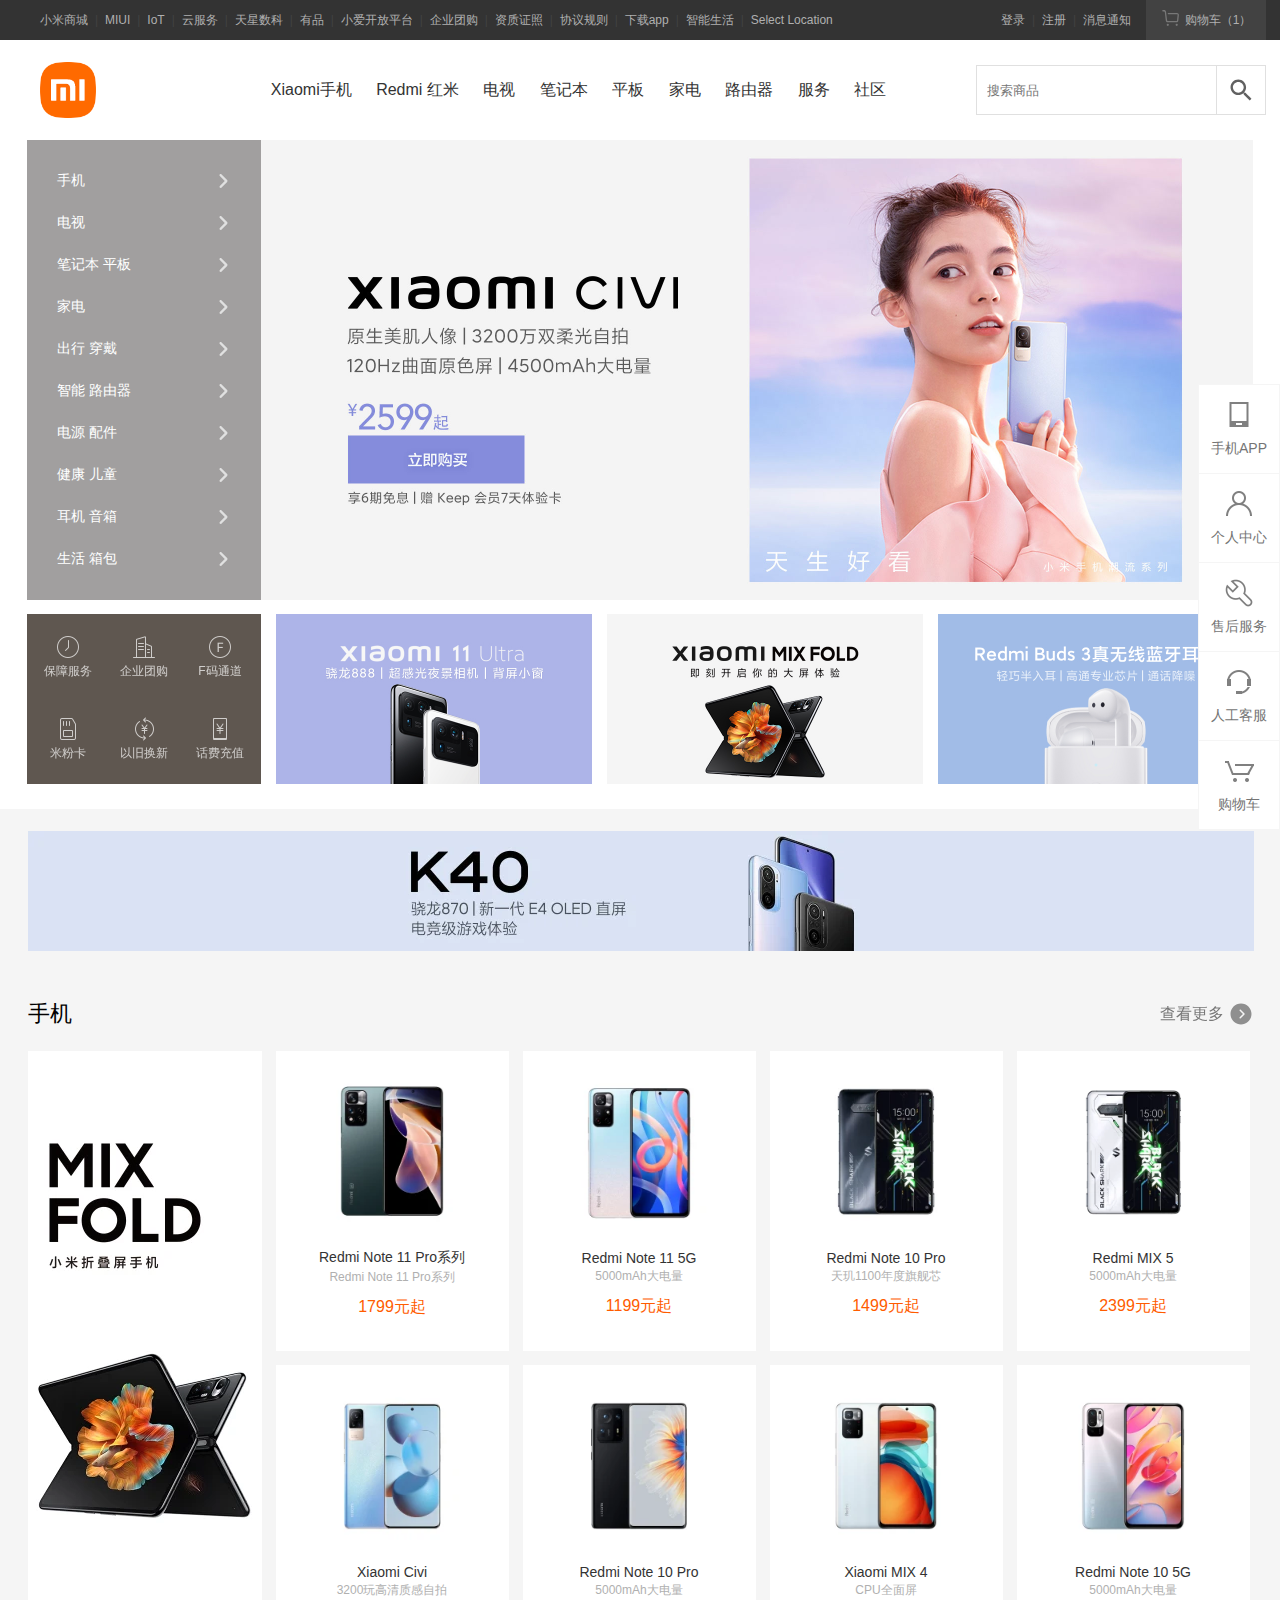
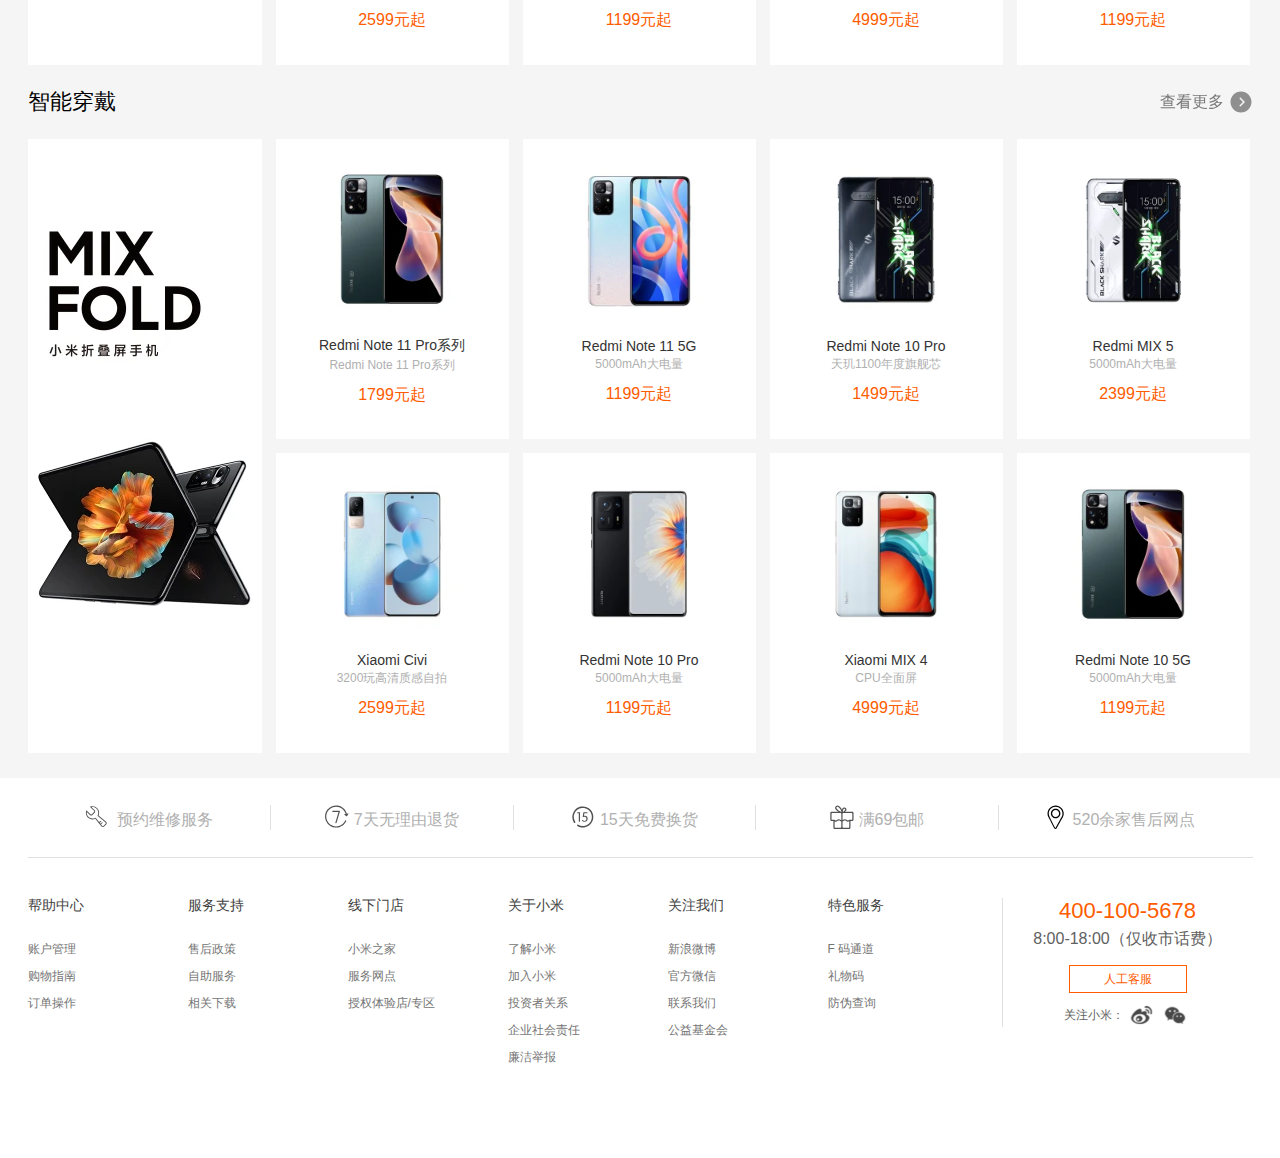
<file: index.html>
<!DOCTYPE html>
<html lang="zh">

<head>
  <meta charset="UTF-8" />
  <meta http-equiv="X-UA-Compatible" content="IE=edge" />
  <meta name="viewport" content="width=device-width, initial-scale=1.0" />
  <link rel="stylesheet" href="./assets/css/reset.css" />
  <link rel="stylesheet" href="./assets/css/main.css" />
  <link rel="stylesheet" href="./assets/css/header.css" />
  <link rel="stylesheet" href="./assets/css/footer.css">
  <title>小米商城 - Xiaomi 11 Ultra、Redmi K40 Pro、MIX FOLD，小米电视官方网站</title>
  <link rel="icon" href="./assets/img/favicon.ico" type="image/x-icon" />
</head>

<body>
  <header>
    <!-- 顶部黑色导航 -->
    <div class="site-topbar">
      <div class="site-topbar-content">
        <div>
          <a href="javascript:(0)">小米商城</a> <span class="sep">|</span>
          <a href="javascript:(0)">MIUI</a> <span class="sep">|</span>
          <a href="javascript:(0)">IoT</a> <span class="sep">|</span>
          <a href="javascript:(0)">云服务</a> <span class="sep">|</span>
          <a href="javascript:(0)">天星数科</a> <span class="sep">|</span>
          <a href="javascript:(0)">有品</a> <span class="sep">|</span>
          <a href="javascript:(0)">小爱开放平台</a> <span class="sep">|</span>
          <a href="javascript:(0)">企业团购</a> <span class="sep">|</span>
          <a href="javascript:(0)">资质证照</a> <span class="sep">|</span>
          <a href="javascript:(0)">协议规则</a> <span class="sep">|</span>
          <a href="javascript:(0)">下载app</a> <span class="sep">|</span>
          <a href="javascript:(0)">智能生活</a> <span class="sep">|</span>
          <a href="javascript:(0)">Select Location</a>
        </div>
        <div>
          <a href="./login/login.html">登录</a> <span class="sep">|</span>
          <a href="./login/login.html">注册</a> <span class="sep">|</span>
          <a href="javascript:(0)">消息通知</a>
          <div class="cart-wrap">
            <a href="./cart/cart.html"> <img src="./assets/img/cart.svg" />购物车（1）</a>
          </div>
        </div>
      </div>
    </div>
    <div class="site-header">
      <div class="site-header-content">
        <img class="logo" src="./assets/img/logo.png" />
        <div class="nav-list">
          <a data-index="1" href="javascript:(0)">Xiaomi手机</a>
          <a data-index="2" href="javascript:(0)">Redmi 红米</a>
          <a data-index="3" href="javascript:(0)">电视</a>
          <a data-index="4" href="javascript:(0)">笔记本</a>
          <a data-index="5" href="javascript:(0)">平板</a>
          <a data-index="6" href="javascript:(0)">家电</a>
          <a data-index="7" href="javascript:(0)">路由器</a>
          <a data-index="8" href="javascript:(0)">服务</a>
          <a data-index="9" href="javascript:(0)">社区</a>
        </div>
        <div class="search-wrap">
          <input type="text" placeholder="搜索商品" />
          <div class="btn">
            <img src="./assets/img/search.svg" />
          </div>
        </div>
      </div>
    </div>
  </header>

  <!-- 首屏内容 -->
  <main>
    <div class="banner-wrap">
      <div class="category-wrap">
        <div class="item">手机 <img src="./assets/img/right.svg" /></div>
        <div class="item">电视 <img src="./assets/img/right.svg" /></div>
        <div class="item">笔记本 平板 <img src="./assets/img/right.svg" /></div>
        <div class="item">家电 <img src="./assets/img/right.svg" /></div>
        <div class="item">出行 穿戴 <img src="./assets/img/right.svg" /></div>
        <div class="item">智能 路由器 <img src="./assets/img/right.svg" /></div>
        <div class="item">电源 配件 <img src="./assets/img/right.svg" /></div>
        <div class="item">健康 儿童 <img src="./assets/img/right.svg" /></div>
        <div class="item">耳机 音箱<img src="./assets/img/right.svg" /></div>
        <div class="item">生活 箱包<img src="./assets/img/right.svg" /></div>
      </div>
      <div class="carousel-wrap">
        <img class="carousel" src="./assets/img/banner3.jpg" />
        <img class="carousel" src="./assets/img/banner2.jpg" />
        <img class="carousel" src="./assets/img/banner1.jpg" />
      </div>

      <div class="hero-sub">
        <div class="channel-wrap">
          <ul class="channel-list">
            <li>
              <a href="javascript:(0)"><img src="./assets/img/channel-1.png" />保障服务</a>
            </li>
            <li>
              <a href="javascript:(0)"><img src="./assets/img/channel-2.png" />企业团购</a>
            </li>
            <li>
              <a href="javascript:(0)"><img src="./assets/img/channel-3.png" />F码通道</a>
            </li>
            <li>
              <a href="javascript:(0)"><img src="./assets/img/channel-4.png" />米粉卡</a>
            </li>
            <li>
              <a href="javascript:(0)"><img src="./assets/img/channel-5.png" />以旧换新</a>
            </li>
            <li>
              <a href="javascript:(0)"><img src="./assets/img/channel-6.png" />话费充值</a>
            </li>
          </ul>
        </div>
        <img src="./assets/img/promo1.jpg" />
        <img src="./assets/img/promo2.jpg" />
        <img src="./assets/img/promo3.jpg" />
      </div>
    </div>
  </main>

  <!-- 内容分区 -->
  <div class="main-content-wrap">
    <div class="main-content">
      <img class="banner" src="./assets/img/banner4.jpg" />
      <!-- 手机展示列表 -->
      <h3>
        手机
        <div>查看更多 <img src="./assets/img/right-fill.svg" /></div>
      </h3>
      <div class="content-box">
        <img src="./assets/img/phone/0.webp" class="vertical-poster"></img>
        <ul class="brick-list">
          <li class="brick-item">
            <img src="./assets/img/phone/1.webp">
            <h3 class="title">Redmi Note 11 Pro系列</h3>
            <p class="desc">Redmi Note 11 Pro系列</p>
            <p class="price">1799元起</p>
          </li>
          <li class="brick-item">
            <img src="./assets/img/phone/2.webp">
            <h3 class="title">Redmi Note 11 5G</h3>
            <p class="desc">5000mAh大电量</p>
            <p class="price">1199元起</p>
          </li>
          <li class="brick-item">
            <img src="./assets/img/phone/3.webp">
            <h3 class="title">Redmi Note 10 Pro</h3>
            <p class="desc">天玑1100年度旗舰芯</p>
            <p class="price">1499元起</p>
          </li>
          <li class="brick-item">
            <img src="./assets/img/phone/4.webp">
            <h3 class="title">Redmi MIX 5</h3>
            <p class="desc">5000mAh大电量</p>
            <p class="price">2399元起</p>
          </li>
          <li class="brick-item">
            <img src="./assets/img/phone/5.webp">
            <h3 class="title">Xiaomi Civi</h3>
            <p class="desc">3200玩高清质感自拍</p>
            <p class="price">2599元起</p>
          </li>
          <li class="brick-item">
            <img src="./assets/img/phone/6.webp">
            <h3 class="title">Redmi Note 10 Pro</h3>
            <p class="desc">5000mAh大电量</p>
            <p class="price">1199元起</p>
          </li>
          <li class="brick-item">
            <img src="./assets/img/phone/7.webp">
            <h3 class="title">Xiaomi MIX 4</h3>
            <p class="desc">CPU全面屏</p>
            <p class="price">4999元起</p>
          </li>
          <li class="brick-item">
            <img src="./assets/img/phone/8.webp">
            <h3 class="title">Redmi Note 10 5G</h3>
            <p class="desc">5000mAh大电量</p>
            <p class="price">1199元起</p>
          </li>
        </ul>
      </div>


      <!-- 智能穿戴分区 -->
      <h3>
        智能穿戴
        <div>查看更多 <img src="./assets/img/right-fill.svg" /></div>
      </h3>
      <div class="content-box">
        <img src="./assets/img/phone/0.webp" class="vertical-poster"></img>
        <ul class="brick-list">
          <li class="brick-item">
            <img src="./assets/img/phone/1.webp">
            <h3 class="title">Redmi Note 11 Pro系列</h3>
            <p class="desc">Redmi Note 11 Pro系列</p>
            <p class="price">1799元起</p>
          </li>
          <li class="brick-item">
            <img src="./assets/img/phone/2.webp">
            <h3 class="title">Redmi Note 11 5G</h3>
            <p class="desc">5000mAh大电量</p>
            <p class="price">1199元起</p>
          </li>
          <li class="brick-item">
            <img src="./assets/img/phone/3.webp">
            <h3 class="title">Redmi Note 10 Pro</h3>
            <p class="desc">天玑1100年度旗舰芯</p>
            <p class="price">1499元起</p>
          </li>
          <li class="brick-item">
            <img src="./assets/img/phone/4.webp">
            <h3 class="title">Redmi MIX 5</h3>
            <p class="desc">5000mAh大电量</p>
            <p class="price">2399元起</p>
          </li>
          <li class="brick-item">
            <img src="./assets/img/phone/5.webp">
            <h3 class="title">Xiaomi Civi</h3>
            <p class="desc">3200玩高清质感自拍</p>
            <p class="price">2599元起</p>
          </li>
          <li class="brick-item">
            <img src="./assets/img/phone/6.webp">
            <h3 class="title">Redmi Note 10 Pro</h3>
            <p class="desc">5000mAh大电量</p>
            <p class="price">1199元起</p>
          </li>
          <li class="brick-item">
            <img src="./assets/img/phone/7.webp">
            <h3 class="title">Xiaomi MIX 4</h3>
            <p class="desc">CPU全面屏</p>
            <p class="price">4999元起</p>
          </li>
          <li class="brick-item">
            <img src="./assets/img/phone/1.webp">
            <h3 class="title">Redmi Note 10 5G</h3>
            <p class="desc">5000mAh大电量</p>
            <p class="price">1199元起</p>
          </li>
        </ul>
      </div>
    </div>
  </div>

  <!-- 页脚信息 -->
  <footer>
    <div class="footer-wrap">
      <div class="footer-service">
        <ul class="list-service clearfix">
          <li><a href="javascript:(0)"><img src="./assets/img/footer1.svg"> 预约维修服务</a></li>
          <li><a href="javascript:(0)"><img src="./assets/img/footer2.svg">7天无理由退货</a></li>
          <li><a href="javascript:(0)"><img src="./assets/img/footer3.svg">15天免费换货</a></li>
          <li><a href="javascript:(0)"><img src="./assets/img/footer4.svg">满69包邮</a></li>
          <li><a href="javascript:(0)"><img src="./assets/img/footer5.svg">520余家售后网点</a></li>
        </ul>
      </div>
      <div class="footer-links clearfix">
        <dl class="col-links col-links-first">
          <dt>帮助中心</dt>
          <dd><a href="javascript:void(0);">账户管理</a></dd>
          <dd><a href="javascript:void(0);">购物指南</a></dd>
          <dd><a href="javascript:void(0);">订单操作</a></dd>
        </dl>
        <dl class="col-links ">
          <dt>服务支持</dt>
          <dd><a href="javascript:void(0);">售后政策</a></dd>
          <dd><a href="javascript:void(0);">自助服务</a></dd>
          <dd><a href="javascript:void(0);">相关下载</a></dd>
        </dl>
        <dl class="col-links ">
          <dt>线下门店</dt>
          <dd><a href="javascript:void(0);">小米之家</a></dd>
          <dd><a href="javascript:void(0);">服务网点</a></dd>
          <dd><a href="javascript:void(0);">授权体验店/专区</a></dd>
        </dl>
        <dl class="col-links ">
          <dt>关于小米</dt>
          <dd><a href="javascript:void(0);">了解小米</a></dd>
          <dd><a href="javascript:void(0);">加入小米</a></dd>
          <dd><a href="javascript:void(0);">投资者关系</a></dd>
          <dd><a href="javascript:void(0);">企业社会责任</a></dd>
          <dd><a href="javascript:void(0);">廉洁举报</a></dd>
        </dl>
        <dl class="col-links ">
          <dt>关注我们</dt>
          <dd><a href="javascript:void(0);">新浪微博</a></dd>
          <dd><a href="javascript:void(0);">官方微信</a></dd>
          <dd><a href="javascript:void(0);">联系我们</a></dd>
          <dd><a href="javascript:void(0);">公益基金会</a></dd>
        </dl>
        <dl class="col-links ">
          <dt>特色服务</dt>
          <dd><a href="javascript:void(0);">F 码通道</a></dd>
          <dd><a href="javascript:void(0);">礼物码</a></dd>
          <dd><a href="javascript:void(0);">防伪查询</a></dd>
        </dl>
        <div class="col-contact">
          <p class="phone">400-100-5678</p>
          <p>8:00-18:00（仅收市话费）</p>
          <button class="btn-line-primary"> 人工客服 </button>
          <div class="follow">
            关注小米：
            <img src="./assets/img/wb.png">
            <img src="./assets/img/wx.png">
          </div>
        </div>
      </div>
    </div>
  </footer>

  <!-- 右侧固定工具栏 -->
  <div class="fixed-bar">
    <a href="javascript:(0)" class="item">
      <img src="./assets/img/phone.png" />
      <span>手机APP</span>
    </a>
    <a href="javascript:(0)" class="item">
      <img src="./assets/img/user.png" />
      <span>个人中心</span>
    </a>
    <a href="javascript:(0)" class="item">
      <img src="./assets/img/aftersale.png" />
      <span>售后服务</span>
    </a>
    <a href="javascript:(0)" class="item">
      <img src="./assets/img/service.png" />
      <span>人工客服</span>
    </a>
    <a href="./cart/cart.html" class="item">
      <img src="./assets/img/cart.png" />
      <span>购物车</span>
    </a>
    <a href="javascript:(0)" id="backtotop" class="item">
      <img src="./assets/img/totop.svg" />
      <span>回顶部</span>
    </a>
  </div>

  <script>
    // 控制首屏轮播图
    const banner = document.getElementsByClassName("carousel");
    let count = 0;
    setInterval(() => {
      count++;
      count = count % 3;
      banner[count].style.opacity = 0;
      banner[(count + 1) % 3].style.opacity = 1;
    }, 2000);

    // 遍历商品卡片添加点击监听  跳转详情页
    const cards = document.getElementsByClassName("brick-item");
    for (const item of cards) {
      item.addEventListener('click', () => {
        window.location.href = "./detail/detail.html"
      })
    }

    // 返回顶部
    const backtop = document.getElementById("backtotop");
    backtop.addEventListener("click", () => window.scrollTo({
      top: 0,
      behavior: "smooth"
    }))
    window.addEventListener("scroll", () => {
      if (window.pageYOffset > window.screen.height) {
        backtop.style.display = "flex"
      } else backtop.style.display = "none"
    })
  </script>
</body>

</html>
</file>
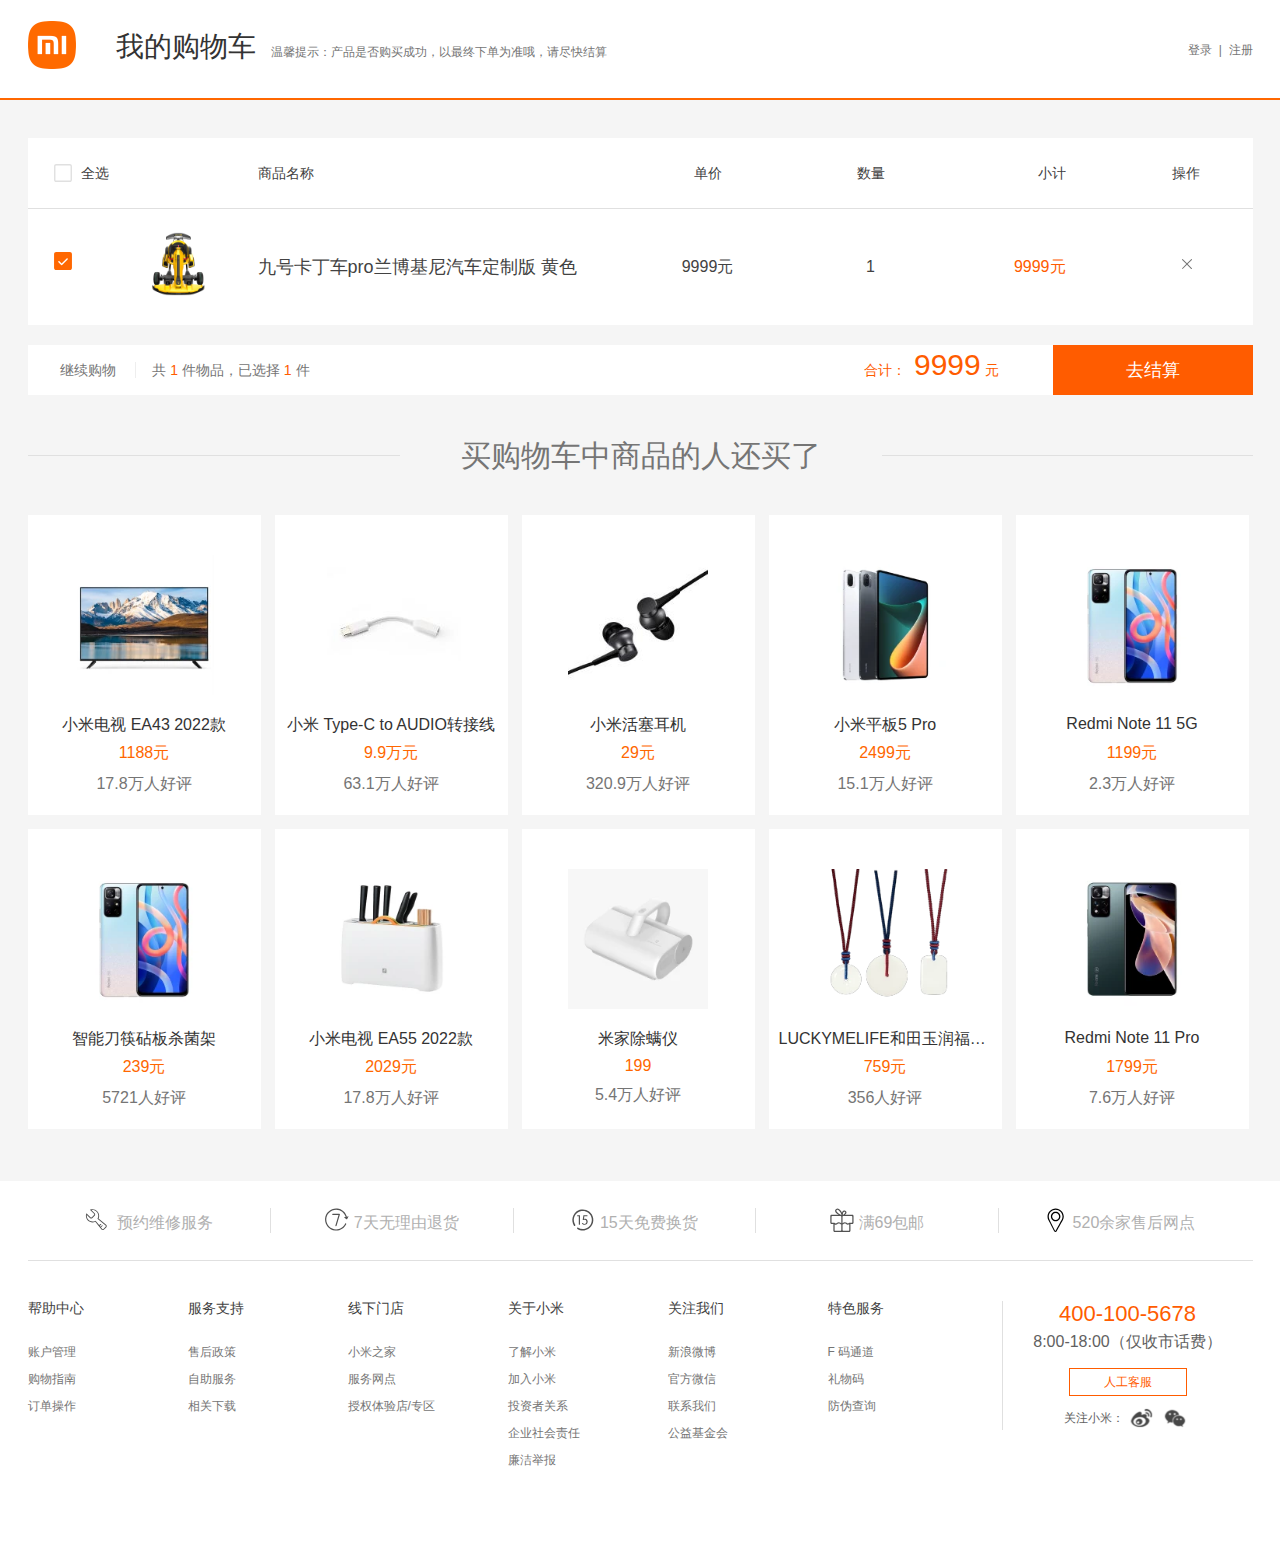
<file: cart/cart.html>
<!DOCTYPE html>
<html lang="zh">
  <head>
    <meta charset="UTF-8" />
    <meta http-equiv="X-UA-Compatible" content="IE=edge" />
    <meta name="viewport" content="width=device-width, initial-scale=1.0" />
    <link rel="stylesheet" href="../assets/css/reset.css" />
    <link rel="stylesheet" href="cart.css" />
    <link rel="stylesheet" href="../assets/css/footer.css" />
    <title>我的购物车-小米商城</title>
    <link rel="icon" href="../assets/img/favicon.ico" type="image/x-icon" />
  </head>

  <body>
    <header>
      <div class="header-content">
        <div>
          <img id="logo" src="../assets/img/logo-mi2.png" />
          <h2 class="title">我的购物车</h2>
          <p class="desc">温馨提示：产品是否购买成功，以最终下单为准哦，请尽快结算</p>
        </div>

        <span id="login">登录 &nbsp;|&nbsp; 注册</span>
      </div>
    </header>

    <main>
      <div class="main-content">
        <!-- 商品栏 -->
        <div class="cart-goods-list">
          <div class="list-head clearfix">
            <div class="col"><img src="./img/checkbox.svg" /> 全选</div>
            <div class="col">&nbsp;</div>
            <div class="col">商品名称</div>
            <div class="col">单价</div>
            <div class="col">数量</div>
            <div class="col">小计</div>
            <div class="col">操作</div>
          </div>
          <div class="list-item clearfix">
            <div class="col"><img src="./img/checkbox-active.svg" /></div>
            <div class="col"><img src="../detail/img/0.jpg" /></div>
            <div class="col">九号卡丁车pro兰博基尼汽车定制版 黄色</div>
            <div class="col">9999元</div>
            <div class="col">1</div>
            <div class="col">9999元</div>
            <div class="col"><img src="./img/close.svg" /></div>
          </div>
        </div>

        <!-- 结算栏 -->
        <div class="cart-bar clearfix">
          <div class="left">
            继续购物
            <span class="count">
              共 <span class="highlight">1</span> 件物品，已选择
              <span class="highlight">1</span> 件</span
            >
          </div>
          <span class="right highlight"> 合计：<i> 9999</i> 元 <a href="#">去结算</a> </span>
        </div>

        <!-- 推荐商品区域 -->
        <h2 class="rec-title"><span>买购物车中商品的人还买了</span></h2>
        <ul class="rec-list clearfix">
          <li class="rec-item">
            <img src="./img/rec1.jpg" />
            <div class="rec-name">小米电视 EA43 2022款</div>
            <div class="rec-price">1188元</div>
            <div class="rec-tips">17.8万人好评</div>
            <button>加入购物车</button>
          </li>
          <li class="rec-item">
            <img src="./img/rec2.jpg" />
            <div class="rec-name">小米 Type-C to AUDIO转接线</div>
            <div class="rec-price">9.9万元</div>
            <div class="rec-tips">63.1万人好评</div>
            <button>加入购物车</button>
          </li>
          <li class="rec-item">
            <img src="./img/rec3.jpg" />
            <div class="rec-name">小米活塞耳机</div>
            <div class="rec-price">29元</div>
            <div class="rec-tips">320.9万人好评</div>
            <button>加入购物车</button>
          </li>
          <li class="rec-item">
            <img src="./img/rec4.jpg" />
            <div class="rec-name">小米平板5 Pro</div>
            <div class="rec-price">2499元</div>
            <div class="rec-tips">15.1万人好评</div>
            <button>加入购物车</button>
          </li>
          <li class="rec-item">
            <img src="./img/rec5.jpg" />
            <div class="rec-name">Redmi Note 11 5G</div>
            <div class="rec-price">1199元</div>
            <div class="rec-tips">2.3万人好评</div>
            <button>加入购物车</button>
          </li>
          <li class="rec-item">
            <img src="./img/rec6.jpg" />
            <div class="rec-name">智能刀筷砧板杀菌架</div>
            <div class="rec-price">239元</div>
            <div class="rec-tips">5721人好评</div>
            <button>加入购物车</button>
          </li>
          <li class="rec-item">
            <img src="./img/rec7.jpg" />
            <div class="rec-name">小米电视 EA55 2022款</div>
            <div class="rec-price">2029元</div>
            <div class="rec-tips">17.8万人好评</div>
            <button>加入购物车</button>
          </li>
          <li class="rec-item">
            <img src="./img/rec8.jpg" />
            <div class="rec-name">米家除螨仪</div>
            <div class="rec-price">199</div>
            <div class="rec-tips">5.4万人好评</div>
            <button>加入购物车</button>
          </li>
          <li class="rec-item">
            <img src="./img/rec9.jpg" />
            <div class="rec-name">LUCKYMELIFE和田玉润福寿平安扣吊坠</div>
            <div class="rec-price">759元</div>
            <div class="rec-tips">356人好评</div>
            <button>加入购物车</button>
          </li>
          <li class="rec-item">
            <img src="./img/rec10.jpg" />
            <div class="rec-name">Redmi Note 11 Pro</div>
            <div class="rec-price">1799元</div>
            <div class="rec-tips">7.6万人好评</div>
            <button>加入购物车</button>
          </li>
        </ul>
      </div>
    </main>

    <!-- 页脚信息 -->
    <footer>
      <div class="footer-wrap">
        <div class="footer-service">
          <ul class="list-service clearfix">
            <li>
              <a href="javascript:(0)"><img src="../assets/img/footer1.svg" /> 预约维修服务</a>
            </li>
            <li>
              <a href="javascript:(0)"><img src="../assets/img/footer2.svg" />7天无理由退货</a>
            </li>
            <li>
              <a href="javascript:(0)"><img src="../assets/img/footer3.svg" />15天免费换货</a>
            </li>
            <li>
              <a href="javascript:(0)"><img src="../assets/img/footer4.svg" />满69包邮</a>
            </li>
            <li>
              <a href="javascript:(0)"><img src="../assets/img/footer5.svg" />520余家售后网点</a>
            </li>
          </ul>
        </div>
        <div class="footer-links clearfix">
          <dl class="col-links col-links-first">
            <dt>帮助中心</dt>
            <dd><a href="javascript:void(0);">账户管理</a></dd>
            <dd><a href="javascript:void(0);">购物指南</a></dd>
            <dd><a href="javascript:void(0);">订单操作</a></dd>
          </dl>
          <dl class="col-links">
            <dt>服务支持</dt>
            <dd><a href="javascript:void(0);">售后政策</a></dd>
            <dd><a href="javascript:void(0);">自助服务</a></dd>
            <dd><a href="javascript:void(0);">相关下载</a></dd>
          </dl>
          <dl class="col-links">
            <dt>线下门店</dt>
            <dd><a href="javascript:void(0);">小米之家</a></dd>
            <dd><a href="javascript:void(0);">服务网点</a></dd>
            <dd><a href="javascript:void(0);">授权体验店/专区</a></dd>
          </dl>
          <dl class="col-links">
            <dt>关于小米</dt>
            <dd><a href="javascript:void(0);">了解小米</a></dd>
            <dd><a href="javascript:void(0);">加入小米</a></dd>
            <dd><a href="javascript:void(0);">投资者关系</a></dd>
            <dd><a href="javascript:void(0);">企业社会责任</a></dd>
            <dd><a href="javascript:void(0);">廉洁举报</a></dd>
          </dl>
          <dl class="col-links">
            <dt>关注我们</dt>
            <dd><a href="javascript:void(0);">新浪微博</a></dd>
            <dd><a href="javascript:void(0);">官方微信</a></dd>
            <dd><a href="javascript:void(0);">联系我们</a></dd>
            <dd><a href="javascript:void(0);">公益基金会</a></dd>
          </dl>
          <dl class="col-links">
            <dt>特色服务</dt>
            <dd><a href="javascript:void(0);">F 码通道</a></dd>
            <dd><a href="javascript:void(0);">礼物码</a></dd>
            <dd><a href="javascript:void(0);">防伪查询</a></dd>
          </dl>
          <div class="col-contact">
            <p class="phone">400-100-5678</p>
            <p>8:00-18:00（仅收市话费）</p>
            <button class="btn-line-primary">人工客服</button>
            <div class="follow">
              关注小米：
              <img src="../assets/img/wb.png" />
              <img src="../assets/img/wx.png" />
            </div>
          </div>
        </div>
      </div>
    </footer>

    <script>
      document
        .getElementById("login")
        .addEventListener("click", () => (window.location.href = "../login/login.html"));
      document
        .getElementById("logo")
        .addEventListener("click", () => (window.location.href = "../index.html"));
    </script>
  </body>
</html>
</file>
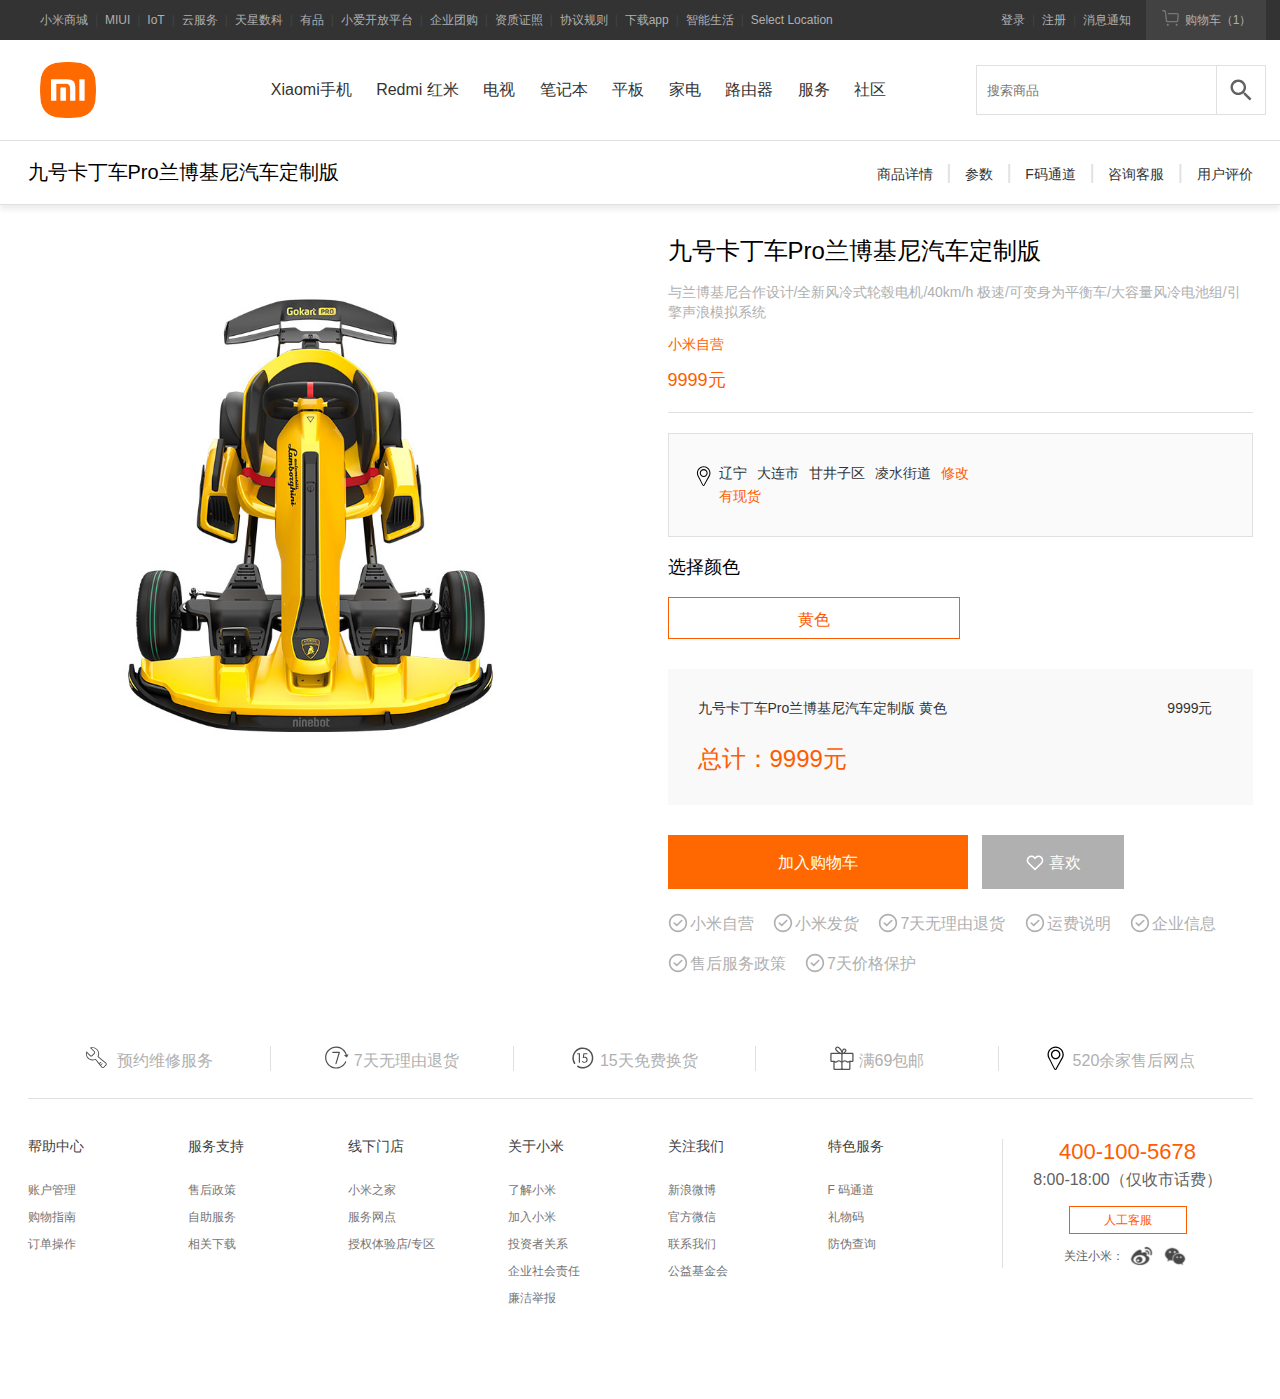
<file: detail/detail.html>
<!DOCTYPE html>
<html lang="zh">
  <head>
    <meta charset="UTF-8" />
    <meta http-equiv="X-UA-Compatible" content="IE=edge" />
    <meta name="viewport" content="width=device-width, initial-scale=1.0" />
    <link rel="stylesheet" href="../assets/css/reset.css" />
    <link rel="stylesheet" href="detail.css" />
    <link rel="stylesheet" href="../assets/css/header.css" />
    <link rel="stylesheet" href="../assets/css/footer.css" />
    <title>九号卡丁车Pro兰博基尼汽车定制版</title>
    <link rel="icon" href="../assets/img/favicon.ico" type="image/x-icon" />
  </head>

  <body>
    <header>
      <!-- 顶部黑色导航 -->
      <div class="site-topbar">
        <div class="site-topbar-content">
          <div>
            <a href="javascript:(0)">小米商城</a> <span class="sep">|</span>
            <a href="javascript:(0)">MIUI</a> <span class="sep">|</span>
            <a href="javascript:(0)">IoT</a> <span class="sep">|</span>
            <a href="javascript:(0)">云服务</a> <span class="sep">|</span>
            <a href="javascript:(0)">天星数科</a> <span class="sep">|</span>
            <a href="javascript:(0)">有品</a> <span class="sep">|</span>
            <a href="javascript:(0)">小爱开放平台</a> <span class="sep">|</span>
            <a href="javascript:(0)">企业团购</a> <span class="sep">|</span>
            <a href="javascript:(0)">资质证照</a> <span class="sep">|</span>
            <a href="javascript:(0)">协议规则</a> <span class="sep">|</span>
            <a href="javascript:(0)">下载app</a> <span class="sep">|</span>
            <a href="javascript:(0)">智能生活</a> <span class="sep">|</span>
            <a href="javascript:(0)">Select Location</a>
          </div>
          <div>
            <a href="./login/login.html">登录</a> <span class="sep">|</span>
            <a href="./login/login.html">注册</a> <span class="sep">|</span>
            <a href="javascript:(0)">消息通知</a>
            <div class="cart-wrap">
              <a href="../cart/cart.html"> <img src="../assets/img/cart.svg" />购物车（1）</a>
            </div>
          </div>
        </div>
      </div>
      <div class="site-header">
        <div class="site-header-content">
          <img class="logo" id="logo" src="../assets/img/logo.png" />
          <div class="nav-list">
            <a data-index="1" href="javascript:(0)">Xiaomi手机</a>
            <a data-index="2" href="javascript:(0)">Redmi 红米</a>
            <a data-index="3" href="javascript:(0)">电视</a>
            <a data-index="4" href="javascript:(0)">笔记本</a>
            <a data-index="5" href="javascript:(0)">平板</a>
            <a data-index="6" href="javascript:(0)">家电</a>
            <a data-index="7" href="javascript:(0)">路由器</a>
            <a data-index="8" href="javascript:(0)">服务</a>
            <a data-index="9" href="javascript:(0)">社区</a>
          </div>
          <div class="search-wrap">
            <input type="text" placeholder="搜索商品" />
            <div class="btn">
              <img src="../assets/img/search.svg" />
            </div>
          </div>
        </div>
      </div>
      <div class="item-toolbar">
        <div class="item-toolbar-content">
          <span>九号卡丁车Pro兰博基尼汽车定制版</span>
          <div class="right">
            <a href="javascript:void(0);">商品详情</a>
            <span class="separator">|</span>
            <a href="javascript:void(0);">参数</a>
            <span class="separator">|</span>
            <a href="javascript:void(0);">F码通道</a>
            <span class="separator">|</span>
            <a href="javascript:void(0);">咨询客服</a>
            <span class="separator">|</span>
            <a href="javascript:void(0);">用户评价</a>
          </div>
        </div>
      </div>
    </header>

    <main>
      <img src="./img/0.jpg" />
      <div class="right">
        <h1>九号卡丁车Pro兰博基尼汽车定制版</h1>
        <p class="desc">
          与兰博基尼合作设计/全新风冷式轮毂电机/40km/h
          极速/可变身为平衡车/大容量风冷电池组/引擎声浪模拟系统
        </p>
        <p
          class="price small"
          title="企业名称：小米通讯技术有限公司
            企业执照注册号：91110108558521630L"
        >
          小米自营
        </p>
        <p class="price">9999元</p>
        <div class="divider"></div>
        <div class="address-box">
          <img src="../assets/img/footer5.svg" class="address-icon" />
          <div class="row">
            <p>辽宁</p>
            <p>大连市</p>
            <p>甘井子区</p>
            <p>凌水街道</p>
            <p class="highlight">修改</p>
          </div>
          <div class="highlight">有现货</div>
        </div>
        <p style="font-size: 18px">选择颜色</p>
        <button class="option-btn">黄色</button>
        <div class="price-wrap">
          <div class="row">
            <p>九号卡丁车Pro兰博基尼汽车定制版 黄色</p>
            <p>9999元</p>
          </div>
          <h1>总计：9999元</h1>
        </div>
        <div class="inline-block">
          <button class="add-cart">加入购物车</button>
          <button class="add-favor"><img src="./img/favor.svg" /> 喜欢</button>
        </div>
        <div class="tags">
          <span><img src="./img/check.svg" />小米自营</span>
          <span><img src="./img/check.svg" />小米发货</span>
          <span><img src="./img/check.svg" />7天无理由退货</span>
          <span><img src="./img/check.svg" />运费说明</span>
          <span><img src="./img/check.svg" />企业信息</span>
          <span><img src="./img/check.svg" />售后服务政策</span>
          <span><img src="./img/check.svg" />7天价格保护</span>
        </div>
      </div>
    </main>

    <!-- 页脚信息 -->
    <footer>
      <div class="footer-wrap">
        <div class="footer-service">
          <ul class="list-service clearfix">
            <li>
              <a href="javascript:(0)"><img src="../assets/img/footer1.svg" /> 预约维修服务</a>
            </li>
            <li>
              <a href="javascript:(0)"><img src="../assets/img/footer2.svg" />7天无理由退货</a>
            </li>
            <li>
              <a href="javascript:(0)"><img src="../assets/img/footer3.svg" />15天免费换货</a>
            </li>
            <li>
              <a href="javascript:(0)"><img src="../assets/img/footer4.svg" />满69包邮</a>
            </li>
            <li>
              <a href="javascript:(0)"><img src="../assets/img/footer5.svg" />520余家售后网点</a>
            </li>
          </ul>
        </div>
        <div class="footer-links clearfix">
          <dl class="col-links col-links-first">
            <dt>帮助中心</dt>
            <dd><a href="javascript:void(0);">账户管理</a></dd>
            <dd><a href="javascript:void(0);">购物指南</a></dd>
            <dd><a href="javascript:void(0);">订单操作</a></dd>
          </dl>
          <dl class="col-links">
            <dt>服务支持</dt>
            <dd><a href="javascript:void(0);">售后政策</a></dd>
            <dd><a href="javascript:void(0);">自助服务</a></dd>
            <dd><a href="javascript:void(0);">相关下载</a></dd>
          </dl>
          <dl class="col-links">
            <dt>线下门店</dt>
            <dd><a href="javascript:void(0);">小米之家</a></dd>
            <dd><a href="javascript:void(0);">服务网点</a></dd>
            <dd><a href="javascript:void(0);">授权体验店/专区</a></dd>
          </dl>
          <dl class="col-links">
            <dt>关于小米</dt>
            <dd><a href="javascript:void(0);">了解小米</a></dd>
            <dd><a href="javascript:void(0);">加入小米</a></dd>
            <dd><a href="javascript:void(0);">投资者关系</a></dd>
            <dd><a href="javascript:void(0);">企业社会责任</a></dd>
            <dd><a href="javascript:void(0);">廉洁举报</a></dd>
          </dl>
          <dl class="col-links">
            <dt>关注我们</dt>
            <dd><a href="javascript:void(0);">新浪微博</a></dd>
            <dd><a href="javascript:void(0);">官方微信</a></dd>
            <dd><a href="javascript:void(0);">联系我们</a></dd>
            <dd><a href="javascript:void(0);">公益基金会</a></dd>
          </dl>
          <dl class="col-links">
            <dt>特色服务</dt>
            <dd><a href="javascript:void(0);">F 码通道</a></dd>
            <dd><a href="javascript:void(0);">礼物码</a></dd>
            <dd><a href="javascript:void(0);">防伪查询</a></dd>
          </dl>
          <div class="col-contact">
            <p class="phone">400-100-5678</p>
            <p>8:00-18:00（仅收市话费）</p>
            <button class="btn-line-primary">人工客服</button>
            <div class="follow">
              关注小米：
              <img src="../assets/img/wb.png" />
              <img src="../assets/img/wx.png" />
            </div>
          </div>
        </div>
      </div>
    </footer>

    <script>
      document
        .getElementsByClassName("add-cart")[0]
        .addEventListener("click", () => (window.location.href = "../cart/cart.html"));
        document
        .getElementById("logo")
        .addEventListener("click", () => (window.location.href = "../index.html"));
    </script>
  </body>
</html>
</file>
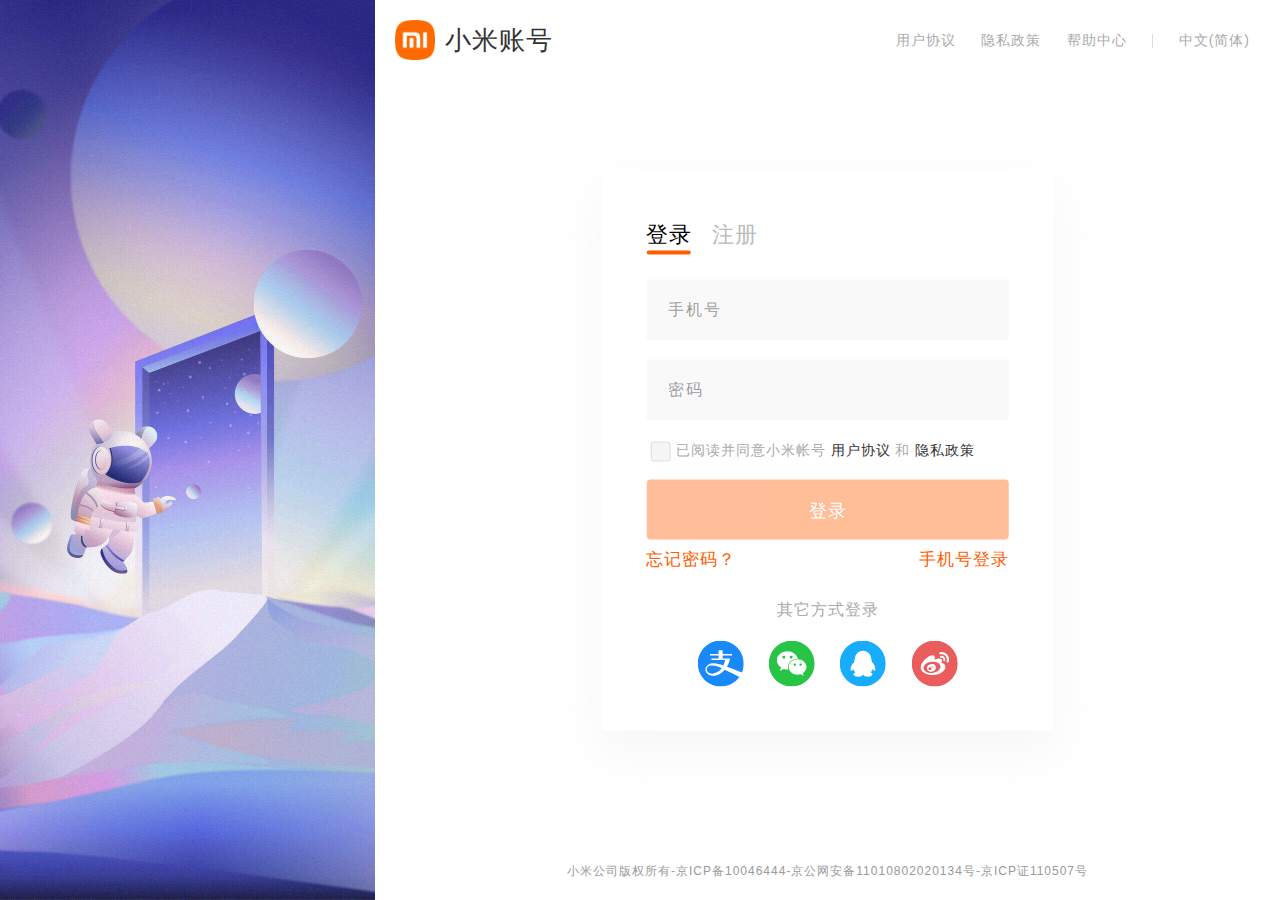
<file: login/login.html>
<!DOCTYPE html>
<html lang="zh">
  <head>
    <meta charset="UTF-8" />
    <meta http-equiv="X-UA-Compatible" content="IE=edge" />
    <meta name="viewport" content="width=device-width, initial-scale=1.0" />
    <link rel="stylesheet" href="../assets/css/reset.css" />
    <link rel="stylesheet" href="./login.css" />
    <title>小米账号 - 登录</title>
    <link rel="icon" href="../../assets/img/favicon.ico" type="image/x-icon" />
  </head>
  <body>
    <div class="container">
      <img src="./img/banner.jpg" class="banner" />

      <div class="content-wrap">
        <!-- 页头 -->
        <header>
          <div class="logo"><img src="../assets/img/logo.png" /> 小米账号</div>
          <div class="nav">
            <a href="#">用户协议</a>
            <a href="#">隐私政策</a>
            <a href="#">帮助中心</a>
            <div class="nav-divider"></div>
            <a href="#">中文(简体)</a>
          </div>
        </header>

        <!-- 登录框 -->
        <main>
          <div class="login-text">登录</div>
          <div class="input-wrap">
            <input type="tel" id="tel" class="input" placeholder=" " />
            <label for="" class="input-label">手机号</label>
          </div>
          <div class="input-wrap">
            <input type="password" id="pwd" class="input" placeholder=" " />
            <label for="" class="input-label">密码</label>
          </div>
          <input type="checkbox" id="protocal" />
          <label for="protocal" class="protocal-label"
            ><span class="sub-text">已阅读并同意小米帐号 </span> 用户协议
            <span class="sub-text">和</span> 隐私政策</label
          >
          <button class="disabled" id="login">登录</button>
          <div class="forgot-pass">
            <div class="pointer">忘记密码？</div>
            <div class="pointer">手机号登录</div>
          </div>
          <div class="sub-text text-center">其它方式登录</div>
          <div class="social-wrap">
            <img src="./img/alipay.svg" />
            <img src="./img/wechat.svg" />
            <img src="./img/qq.svg" />
            <img src="./img/weibo.svg" />
          </div>
        </main>

        <!-- 页尾 -->
        <footer>小米公司版权所有-京ICP备10046444-京公网安备11010802020134号-京ICP证110507号</footer>
      </div>
    </div>

    <script>
      // 点label自动聚焦
      const label = document.getElementsByClassName("input-label");
      const telInput = document.getElementById("tel");
      const pwdInput = document.getElementById("pwd");
      for (const elem of label) {
        elem.addEventListener("click", () => {
          elem.innerText === "手机号" ? telInput.focus() : pwdInput.focus();
        });
      }

      // 控制登录按钮禁用状态
      const button = document.getElementById("login");
      const validateInput = () => {
        if (telInput.value && pwdInput.value) {
          button.classList.contains("disabled") && button.classList.remove("disabled");
        } else !button.classList.contains("disabled") && button.classList.add("disabled");
      };
      telInput.addEventListener("input", validateInput);
      pwdInput.addEventListener("input", validateInput);

      // 控制登录按钮能否点击
      button.addEventListener("click", () => {
        if (button.classList.contains("disabled")) return false;
        telInput.removeEventListener("input", validateInput);
        pwdInput.removeEventListener("input", validateInput);
        window.location.href = "../index.html";
      });
    </script>
  </body>
</html>
</file>
<file: assets/css/main.css>
body {
  width: 100%;
  min-width: 1226px;
}

main {
  width: 1226px;
  margin: 0 auto;
}

/* 上方轮播图部分 */
.banner-wrap {
  width: 100%;
  position: relative;
}

/* 轮播图片 */
.carousel-wrap {
  height: 460px;
  width: 100%;
  position: relative;
}
.carousel {
  width: 100%;
  position: absolute;
  top: 0;
  left: 0;
  transition: 0.5s;
}

/* 轮播图左侧菜单 */
.category-wrap {
  width: 234px;
  height: 460px;
  position: absolute;
  z-index: 9;
  left: 0;
  display: flex;
  flex-direction: column;
  justify-content: center;
  background: rgba(105, 101, 101, 0.6);
}

.category-wrap .item {
  color: white;
  display: flex;
  height: 42px;
  align-items: center;
  justify-content: space-between;
  padding: 0 30px;
  font-size: 14px;
}
.category-wrap .item:hover {
  background: var(--main-color);
}
.category-wrap .item img {
  width: 16px;
}

/* 轮播图下方展示条 */
.hero-sub {
  margin-top: 14px;
  display: flex;
  flex-wrap: nowrap;
}
.hero-sub > img {
  display: block;
  width: 316px;
  height: 170px;
  margin-left: 15px;
  transition: 0.3s;
}
.hero-sub > img:hover {
  box-shadow: 0 15px 30px rgb(0 0 0 / 10%);
}
.channel-wrap {
  width: 234px;
  flex: none;
}
.channel-list {
  margin: 0;
  padding: 3px;
  list-style-type: none;
  font-size: 12px;
  text-align: center;
  background: #5f5750;
  height: 170px;
}
.channel-wrap li {
  position: relative;
  float: left;
  width: 76px;
  height: 82px;
  padding: 0 3px;
}
.channel-list a {
  display: block;
  padding-top: 18px;
  text-overflow: ellipsis;
  color: #fff;
  opacity: 0.7;
  -webkit-transition: opacity 0.2s;
  transition: opacity 0.2s;
}
.channel-list a:hover {
  opacity: 1;
}
.channel-list a img {
  display: block;
  width: 24px;
  height: 24px;
  margin: 0 auto 4px;
}

/* 商品展示分区 */
.main-content-wrap {
  background: #f5f5f5;
  width: 100%;
  margin-top: 25px;
}
.main-content {
  width: 1225px;
  margin: 0 auto;
  padding-bottom: 25px;
}
.main-content .banner {
  height: 120px;
  margin: 22px 0;
}
.main-content h3 {
  font-weight: normal;
  display: flex;
  align-items: center;
  justify-content: space-between;
  font-size: 22px;
}
.main-content h3 div {
  font-size: 16px;
  color: var(--main-color);
  filter: grayscale(1);
  display: flex;
  align-items: center;
  transition: 0.2s;
}
.main-content h3 div:hover {
  filter: grayscale(0);
}
.main-content h3 img {
  margin-left: 5px;
  width: 24px;
}
.content-box {
  width: 100%;
  display: flex;
  flex-wrap: nowrap;
}
.vertical-poster {
  width: 234px;
  transition: .3s;
}
.vertical-poster:hover {
  box-shadow: 0 15px 30px rgb(0 0 0 / 10%);
  -webkit-transform: translate3d(0, -2px, 0);
  transform: translate3d(0, -2px, 0);
}
/* 商品列表区域 */
.brick-list {
  height: 614px;
  width: 992px;
  list-style-type: none;
  margin: 0;
  padding: 0;
}
/* 商品列表卡片 */
.brick-item {
  height: 300px;
  width: 233px;
  display: flex;
  float: left;
  flex-direction: column;
  justify-content: center;
  align-items: center;
  margin-left: 14px;
  margin-bottom: 14px;
  background: #fff;
  -webkit-transition: all 0.2s linear;
  transition: all 0.2s linear;
}
.brick-item:hover {
  box-shadow: 0 15px 30px rgb(0 0 0 / 10%);
  -webkit-transform: translate3d(0, -2px, 0);
  transform: translate3d(0, -2px, 0);
}
/* 卡片图片 */
.brick-item img {
  width: 160px;
  height: 160px;
  margin-bottom: 18px;
}
/* 卡片名称 */
.brick-item .title {
  margin: 0;
  margin-bottom: 2px;
  font-size: 14px;
  font-weight: 400;
  color: var(--text);
}
/* 卡片描述 */
.brick-item .desc {
  margin: 0;
  margin-bottom: 10px;
  height: 18px;
  font-size: 12px;
  color: var(--sub-text);
}
/* 卡片价格 */
.brick-item .price {
  margin: 0;
  margin-bottom: 14px;
  color: var(--main-color);
}

/* 右侧工具栏 */
.fixed-bar {
  position: fixed;
  bottom: 70px;
  right: 0;
  z-index: 99;
}

.fixed-bar .item {
  display: flex;
  flex-direction: column;
  width: 82px;
  height: 90px;
  margin-top: -1px;
  background-color: #fff;
  border: 1px solid #f5f5f5;
  align-items: center;
}

.fixed-bar img {
  width: 30px;
  height: 30px;
  margin: 15px 0 10px;
  filter: grayscale(1);
  transition: 0.3s;
}

.fixed-bar .item:hover img,
.fixed-bar .item:hover span {
  filter: grayscale(0);
  color: var(--main-color);
}

.fixed-bar span {
  color: #757575;
  -webkit-transition: color 0.3s;
  transition: 0.3s;
  font-size: 14px;
}
#backtotop {
  margin-top: 14px;
  display: none;
}
</file>
<file: assets/css/header.css>
/* 页头上半部分 */
.site-topbar {
    position: relative;

    height: 40px;
    font-size: 12px;
    color: var(--sub-text);
    background: #333;
    padding: 0 40px;
}

.site-topbar-content {
    display: flex;
    justify-content: space-between;
    width: 1226px;
    margin: 0 auto;
}

.site-topbar a {
    color: var(--sub-text);
    line-height: 40px;
    display: inline-block;
}

.site-topbar a:hover {
    color: #ddd;
}

.site-topbar .sep {
    margin: 0 0.3em;
    color: #424242;
    font-family: sans-serif;
}

/* 购物车按钮 */
.cart-wrap {
    position: relative;
    float: right;
    width: 120px;
    height: 40px;
    margin-left: 15px;
    -webkit-transition: all .2s;
    transition: all .2s;
    font-size: 12px;
}

.cart-wrap>a>img {
    width: 20px;
    height: 20px;
    display: inline-block;
    margin-right: 4px;
    vertical-align: -4px;
    background: transparent;
    filter: grayscale(1);
    transition: .2s;
}

.cart-wrap>a {
    position: relative;
    z-index: 32;
    display: block;
    height: 40px;
    line-height: 40px;
    text-align: center;
    color: #b0b0b0;
    background: #424242;
    transition: .2s;
}

.cart-wrap>a:hover {
    background: white;
    color: var(--main-color);
}

.cart-wrap>a:hover img {
    filter: grayscale(0);
    background: transparent;
}

/* 页头下半部分 */
.site-header {
    height: 100px;
    width: 100%;
    padding: 0 40px;
}

.site-header-content {
    display: flex;
    position: relative;
    justify-content: flex-end;
    align-items: center;
    height: 100px;
    width: 1226px;
    margin: 0 auto;
}

.site-header .logo {
    width: 56px;
    height: 56px;
    position: absolute;
    left: 0;
}

.site-header .nav-list {
    position: relative;
    height: 88px;
    margin: 0;
    font-size: 16px;
    margin: 0 80px;
}

.site-header .nav-list a {
    color: var(--text);
    display: inline-block;
    vertical-align: middle;
    height: 100%;
    line-height: 88px;
    padding: 0 10px;
}

.site-header .nav-list a:hover {
    color: var(--main-color);
}

.search-wrap {
    height: 50px;
    display: flex;
}

.search-wrap .btn {
    height: 50px;
    width: 50px;
    position: relative;
    border: 1px solid #e0e0e0;
    flex: none;
}

.search-wrap .btn:hover {
    background: var(--main-color);
}

.search-wrap input {
    outline: none;
    height: 50px;
    padding: 0 10px;
    width: 240px;
    border: 1px solid #e0e0e0;
    border-right: none;
}

.search-wrap img {
    width: 24px;
    height: 24px;
    position: absolute;
    top: 50%;
    left: 50%;
    transform: translate(-50%, -50%);
}

/* 页头结束 */
</file>
<file: assets/css/footer.css>
/* 页脚样式 */
footer {
    width: 100%;
    background-color: white;
  }
  .footer-wrap {
    width: 1225px;
    margin: 0 auto;
  }
  .footer-service {
    padding: 27px 0;
    border-bottom: 1px solid #e0e0e0;
    clear: both;
  }
  .footer-service li {
    float: left;
    width: 19.8%;
    height: 25px;
    border-left: 1px solid #e0e0e0;
    font-size: 16px;
    line-height: 25px;
    text-align: center;
  }
  .footer-service li:first-of-type {
    border-left: none;
  }
  .footer-service a {
    color: var(--sub-text);
  }
  .footer-service a:hover {
    color: var(--main-color);
  }
  .footer-service img {
    width: 24px;
    height: 24px;
    display: inline-block;
    vertical-align: sub;
    margin-right: 5px;
  }
  /* footer下半部分 */
  .footer-links {
    height: 300px;
    padding: 40px 0;
  }
  .col-links {
    float: left;
    width: 160px;
    margin: 0;
  }
  .col-links dt {
    margin: -1px 0 26px;
    font-size: 14px;
    line-height: 1.25;
    color: #424242;
  }
  .col-links dd {
    margin: 10px 0 0;
    font-size: 12px;
  }
  .col-links dd a {
    color: #757575;
  }
  .col-links dd a:hover {
    color: var(--main-color);
  }
  .col-contact {
    float: right;
    width: 251px;
    border-left: 1px solid #e0e0e0;
    text-align: center;
    color: #616161;
  }
  .col-contact .phone {
    font-size: 22px;
    color: var(--main-color);
    margin: 0 0 5px;
  }
  .col-contact p {
    margin: 0 0 5px;
  }
  .btn-line-primary {
    border: 1px solid var(--main-color);
    padding: 0 30px;
    background: #fff;
    color: var(--main-color);
    margin-top: 10px;
    width: 118px;
    height: 28px;
    font-size: 12px;
  }
  .col-contact .follow {
    font-size: 12px;
    margin-top: 10px;
    position: relative;
    display: flex;
    justify-content: center;
    align-items: center;
  }
  .col-contact .follow img {
    width: 24px;
    height: 24px;
    margin: 0 5px;
  }
</file>
<file: cart/cart.css>
header {
  width: 100%;
  position: relative;
  height: 100px;
  border-bottom: 2px solid #ff6700;
}

.header-content {
  width: 1225px;
  margin: 0 auto;
  font-size: 12px;
  color: var(--sub-text);
  display: flex;
  justify-content: space-between;
}

.header-content > div {
  display: inline-flex;
  justify-content: space-between;
  align-items: baseline;
}
.header-content > span {
  line-height: 100px;
  color: #757575;
}
#login:hover {
  color: var(--main-color);
  cursor: pointer;
}

.header-content img {
  width: 48px;
  height: 48px;
  margin-right: 40px;
  position: relative;
  top: 13px;
}

.header-content .title {
  line-height: 48px;
  margin-bottom: 0;
  font-size: 28px;
  font-weight: normal;
  color: var(--text);
}

.header-content .desc {
  float: left;
  height: 20px;
  line-height: 20px;
  margin-top: 20px;
  margin-left: 15px;
  color: #757575;
}

/* 购物车列表 */
main {
  width: 100%;
  background-color: #f5f5f5;
}
.main-content {
  width: 1225px;
  margin: 0 auto;
  padding: 38px 0;
}
.cart-goods-list {
  background-color: white;
}
.list-head {
  height: 70px;
  padding-right: 26px;
  color: #424242;
}
.list-head .col {
  float: left;
  line-height: 70px;
  text-align: center;
  box-sizing: content-box;
  font-size: 14px;
}
.col > img {
  width: 22px;
  height: 22px;
}
/* select all */
.list-head .col:nth-child(1) {
  width: 110px;
  position: relative;
  text-indent: 25px;
}
.list-head .col:nth-child(1) img {
  position: absolute;
  left: 24px;
  top: 50%;
  transform: translate(0, -50%);
}
/* img */
.list-head .col:nth-child(2) {
  width: 120px;
}
/* name */
.list-head .col:nth-child(3) {
  width: 380px;
  text-align: left;
}
/* price */
.list-head .col:nth-child(4) {
  width: 140px;
  padding-right: 18px;
}
/* count */
.list-head .col:nth-child(5) {
  width: 150px;
}
/* total */
.list-head .col:nth-child(6) {
  width: 120px;
  padding-right: 80px;
  text-align: right;
}
/* opt */
.list-head .col:nth-child(7) {
  width: 80px;
}

.list-item {
  padding: 15px 26px 15px 0;
  border-top: 1px solid #e0e0e0;
}
.list-item .col {
  float: left;
  line-height: 86px;
  text-align: center;
  color: #424242;
  box-sizing: content-box;
}
/* checkbox */
.list-item .col:nth-child(1) {
  width: 110px;
  text-align: left;
}
.list-item .col:nth-child(1) img {
  margin-left: 24px;
}
/* img */
.list-item .col:nth-child(2) {
  width: 80px;
  height: 80px;
  box-sizing: content-box;
  padding-right: 40px;
}
.list-item .col:nth-child(2) img {
  width: 100%;
  height: 100%;
}
/* name */
.list-item .col:nth-child(3) {
  width: 380px;
  font-size: 18px;
  text-align: left;
}
/* price */
.list-item .col:nth-child(4) {
  width: 140px;
  padding-right: 18px;
}
/* count */
.list-item .col:nth-child(5) {
  width: 150px;
}
/* total */
.list-item .col:nth-child(6) {
  width: 120px;
  padding-right: 81px;
  text-align: right;
  color: var(--main-color);
}
/* opt */
.list-item .col:nth-child(7) {
  width: 80px;
}
.list-item .col:nth-child(7) img {
  width: 16px;
  height: 16px;
}

.cart-bar {
  text-align: right;
  background-color: white;
  margin-top: 20px;
}
.cart-bar .left {
  line-height: 50px;
  margin-left: 32px;
  float: left;
  color: #757575;
  font-size: 14px;
}
.cart-bar .left .count {
  margin-left: 16px;
  padding-left: 16px;
  border-left: 1px solid #eee;
}
.cart-bar .right {
  line-height: 50px;
  font-size: 14px;
}
.right i {
  font-size: 30px;
  line-height: 40px;
  font-style: normal;
}
.cart-bar a {
  background-color: var(--main-color);
  color: white;
  width: 200px;
  height: 50px;
  line-height: 50px;
  text-align: center;
  font-size: 18px;
  margin-left: 50px;
  vertical-align: top;
  display: inline-block;
  transition: 0.2s;
}
.cart-bar a:hover {
  background-color: #eb5605;
}

.highlight {
  color: var(--main-color);
}

/* 推荐商品区域 */
.rec-title {
  position: relative;
  margin: 0;
  height: 50px;
  font-size: 30px;
  font-weight: 400;
  color: #757575;
  border-top: 1px solid #e0e0e0;
  margin: 60px 0 10px;
}
.rec-title span {
  position: absolute;
  top: -20px;
  left: 372px;
  height: 40px;
  width: 482px;
  line-height: 40px;
  text-align: center;
  display: block;
  background-color: #f5f5f5;
}
.rec-list {
  padding: 0;
}
.rec-item {
  float: left;
  width: 233px;
  height: 300px;
  padding: 0 20px;
  margin: 0 0 14px 14px;
  padding: 0;
  position: relative;
  overflow: hidden;
  list-style: none;
  background-color: #fff;
  text-align: center;
}
.rec-item:nth-child(1),.rec-item:nth-child(6) {
    margin: 0;
}
.rec-item img {
  display: block;
  margin: 40px auto 20px;
  width: 140px;
  height: 140px;
}
.rec-name {
  margin: 0 10px 10px;
  height: 18px;
  text-overflow: ellipsis;
  white-space: nowrap;
  overflow: hidden;
  color: #333;
}
.rec-price {
  margin-bottom: 10px;
  color: #ff6700;
}
.rec-tips {
  color: #757575;
}
.rec-item button {
    box-sizing: border-box;
    position: absolute;
    bottom: -35px;
    left: 50%;
    padding: 0;
    opacity: 0;
    transform: translate(-50%);
    width: 120px;
    transition: .3s ease-out;
    font-size: 12px;
    line-height: 30px;
    background-color: white;
    color: var(--main-color);
    border: 1px solid var(--main-color);
}
.rec-item button:hover {
    color: white;
    background-color: var(--main-color);
}

.rec-item:hover  button {
    bottom: 15px;
    opacity: 1;
}
</file>
<file: detail/detail.css>
/* 商品标题栏 */
.item-toolbar {
  border-top: 1px solid #e0e0e0;
  border-bottom: 1px solid #e0e0e0;
  box-shadow: 0 5px 5px rgb(0 0 0 / 7%);
}
.item-toolbar-content {
  width: 1225px;
  margin: 0 auto;
  display: flex;
  align-items: center;
  justify-content: space-between;
  font-size: 20px;
  height: 63px;
}
.item-toolbar-content a {
  color: var(--text);
  font-size: 14px;
}
.item-toolbar-content a:hover {
  color: var(--main-color);
}
.separator {
  color: #e0e0e0;
  margin: 0 8px;
}

/* 主区域 */
main {
  width: 1225px;
  margin: 0 auto;
  padding: 30px 0;
  display: flex;
}
main img {
  width: 560px;
  height: 560px;
}
main h1 {
  font-weight: normal;
  font-size: 24px;
  margin: 0 0 10px;
}
main .right {
  margin-left: 80px;
}
main .desc {
  color: var(--sub-text);
  margin: 0;
  padding: 0;
  padding-top: 5px;
  line-height: 20px;
  font-size: 14px;
}
main .price {
  color: var(--main-color);
  font-size: 18px;
  margin: 0;
  margin-top: 14px;
}
main .price.small {
  font-size: 14px;
}
.address-box {
  padding: 30px 50px;
  position: relative;
  background: #fafafa;
  border: 1px solid #e0e0e0;
}
.address-icon {
  position: absolute;
  left: 25px;
  top: 32px;
  width: 20px;
  height: 20px;
  font-size: 20px;
  color: #999;
}
.row {
  display: inline-flex;
  color: var(--text);
  font-size: 14px;
}
.row p {
  margin: 0 10px 5px 0;
}
/* 选择型号 */
.option-btn {
  margin-right: 12px;
  line-height: 42px;
  height: 42px;
  background: white;
  position: relative;
  border: 1px solid var(--main-color);
  color: var(--main-color);
  cursor: pointer;
  width: 292px;
  font-size: 16px;
  text-align: center;
}
/* 计价区域 */
.price-wrap {
  background: #f9f9fa;
  padding: 30px;
  margin-bottom: 30px;
  margin-top: 30px;
}
.price-wrap .row {
  width: 100%;
  display: inline-flex;
  justify-content: space-between;
  font-size: 14px;
  color: var(--text);
}
.price-wrap h1 {
  font-size: 24px;
  color: var(--main-color);
  margin: 0;
  margin-top: 20px;
}
/* 加购按钮 */
.add-cart {
  outline: none;
  border: none;
  width: 300px;
  height: 54px;
  background: #ff6700;
  color: white;
  text-align: center;
  line-height: 54px;
  font-size: 16px;
  transition: 0.3s;
}
.add-cart:hover {
  background-color: #f25807;
}
.add-favor {
  margin-left: 10px;
  outline: none;
  border: none;
  width: 142px;
  height: 54px;
  background: var(--sub-text);
  color: white;
  text-align: center;
  line-height: 54px;
  font-size: 16px;
  transition: 0.3s;
}
.add-favor img {
  width: 20px;
  height: 20px;
  position: relative;
  top: 5px;
}
.add-favor:hover {
  background-color: #757575;
}
.tags {
  margin-top: 20px;
}
.tags > span {
  display: inline-block;
  color: var(--sub-text);
  padding-right: 15px;
  height: 40px;
}
.tags > span > img {
  width: 20px;
  height: 20px;
  margin-right: 2px;
  position: relative;
  top: 4px;
}

/* 通用样式 */
.inline-block {
  display: inline-block;
}
.highlight {
  color: var(--main-color);
  font-size: 14px;
}
.divider {
  width: 100%;
  height: 1px;
  border-bottom: 1px solid var(--border);
  margin: 20px 0;
}
</file>
<file: login/login.css>
/* CSS全局变量 */
:root {
  --main-color: #ff5c00;
  --text: #333;
  --sub-text: #aaa;
}

/* 全局class */
.sub-text {
  color: var(--sub-text);
}
.text-center {
  width: 100%;
  text-align: center;
}
.pointer {
  cursor: pointer !important;
}

* {
  letter-spacing: 1px;
}

.container {
  width: 100%;
  display: flex;
}
.container .banner {
  flex: none;
  height: 100vh;
}

/* 右侧黑色区域 */
.content-wrap {
  position: relative;
  width: 100%;
  height: 100vh;
}

/* 页头 */
header {
  padding: 20px;
}
header .logo {
  font-family: "MI Lan Pro", -apple-system, BlinkMacSystemFont, "Segoe UI", Roboto, "Helvetica Neue",
    Arial, "Noto Sans", sans-serif, "Apple Color Emoji", "Segoe UI Emoji", "Segoe UI Symbol",
    "Noto Color Emoji";
  font-size: 26px;
  font-weight: 500;
  color: #333;
  line-height: 40px;
  display: flex;
  align-items: center;
  float: left;
}
.logo img {
  width: 40px;
  height: 40px;
  margin-right: 10px;
}
header .nav {
  float: right;
}
header .nav a {
  margin-left: 10px;
  margin-right: 10px;
  display: inline-block;
  height: 40px;
  font-size: 14px;
  font-weight: 400;
  color: var(--sub-text);
  line-height: 40px;
  transition: 0.3s;
}
header .nav a:hover {
  color: var(--main-color);
}
.nav .nav-divider {
  vertical-align: middle;
  display: inline-block;
  margin-left: 10px;
  margin-right: 10px;
  height: 14px;
  width: 0;
  border-right: 1px solid #ddd;
}

/* 登录框 */
main {
  text-align: left;
  border-radius: 4px;
  padding: 40px 45px;
  position: absolute;
  top: 50%;
  left: 50%;
  transform: translate(-50%, -50%);
  margin: 0 auto 80px;
  min-width: 450px;
  box-shadow: 0 20px 50px 0 hsl(0deg 0% 64% / 10%);
}
.login-text {
  position: relative;
  overflow: show;
  font-size: 22px;
  padding: 10px 0;
}
.login-text::before {
  content: "";
  position: absolute;
  bottom: 5px;
  left: 0;
  width: 44px;
  height: 4px;
  border-radius: 2px;
  background-color: var(--main-color);
}
.login-text::after {
  content: "注册";
  padding-left: 20px;
  color: #bbb;
  font-weight: normal;
}
/* 输入框 */
.input-wrap {
  position: relative;
  width: 100%;
  background: #f9f9f9;
  margin-top: 20px;
}
.input-label {
  position: absolute;
  left: 16px;
  top: 50%;
  transform: translate(0, -50%);
  padding: 0 6px;
  font-size: 16px;
  line-height: 24px;
  color: rgba(0, 0, 0, 0.4);
  transition: 0.3s;
  letter-spacing: 2px;
}
input {
  width: 100%;
  height: 60px;
  font-size: 18px;
  outline: none;
  background: #f9f9f9;
  border-radius: 5px;
  border: 1px solid #f9f9f9;
  padding: 30px 20px 10px;
  background: none;
  border: none;
  z-index: 1;
  transition: 0.3s;
}
input:focus {
  border: 1px solid var(--main-color);
  box-shadow: 0 0 0 2px rgb(255 92 0 / 20%);
}
input:focus + .input-label {
  top: 15px;
  left: 5%;
  font-size: 12px;
  font-weight: 500;
}
.input:not(:placeholder-shown).input:not(:focus) + .input-label {
  top: 15px;
  left: 5%;
  font-size: 12px;
  font-weight: 500;
}
/* 输入框结束 */

/* 协议 */
input[type='checkbox'] {
  width: 20px;
  height: 20px;
  margin: 20px 2px;
  cursor: pointer;
  visibility: hidden;
}
.protocal-label {
  font-size: 14px;
  position: relative;
  top: -5px;
  cursor: pointer;
  color: var(--text);
  user-select: none;
}
.protocal-label::before {
  content: "";
  position: absolute;
  top: 0;
  left: -25px;
  width: 20px;
  height: 20px;
  border-radius: 3px;
  border: 1px solid #dedede;
  background-color: #f5f5f5;
  color: white;
  transition: .3s;
}
input[type='checkbox']:checked + .protocal-label::before {
  background-color: var(--main-color);
  border-color: var(--main-color);
  content: "\2713";
  text-align: center;
}
/* 登录按钮 */
button {
  width: 100%;
  height: 60px;
  line-height: 60px;
  font-size: 18px;
  border-radius: 4px;
  text-align: center;
  background-color: var(--main-color);
  color: white;
  outline: none;
  border: none;
  cursor: pointer;
}
button.disabled {
  cursor: no-drop;
  opacity: .4;
}

.forgot-pass {
  display: flex;
  justify-content: space-between;
  color: var(--main-color);
  font-size: 17px;
  line-height: 40px;
  margin-bottom: 20px;
}
.social-wrap {
  text-align: center;
  margin-top: 20px;
}
.social-wrap img {
  width: 46px;
}
.social-wrap img:not(:first-of-type) {
  margin-left: 20px;
}

/* 页脚 */
footer {
  text-align: center;
  overflow: hidden;
  white-space: nowrap;
  text-overflow: ellipsis;
  left: 0;
  right: 0;
  position: absolute;
  bottom: 20px;
  color: #999;
  font-size: 12px;
}
</file>
